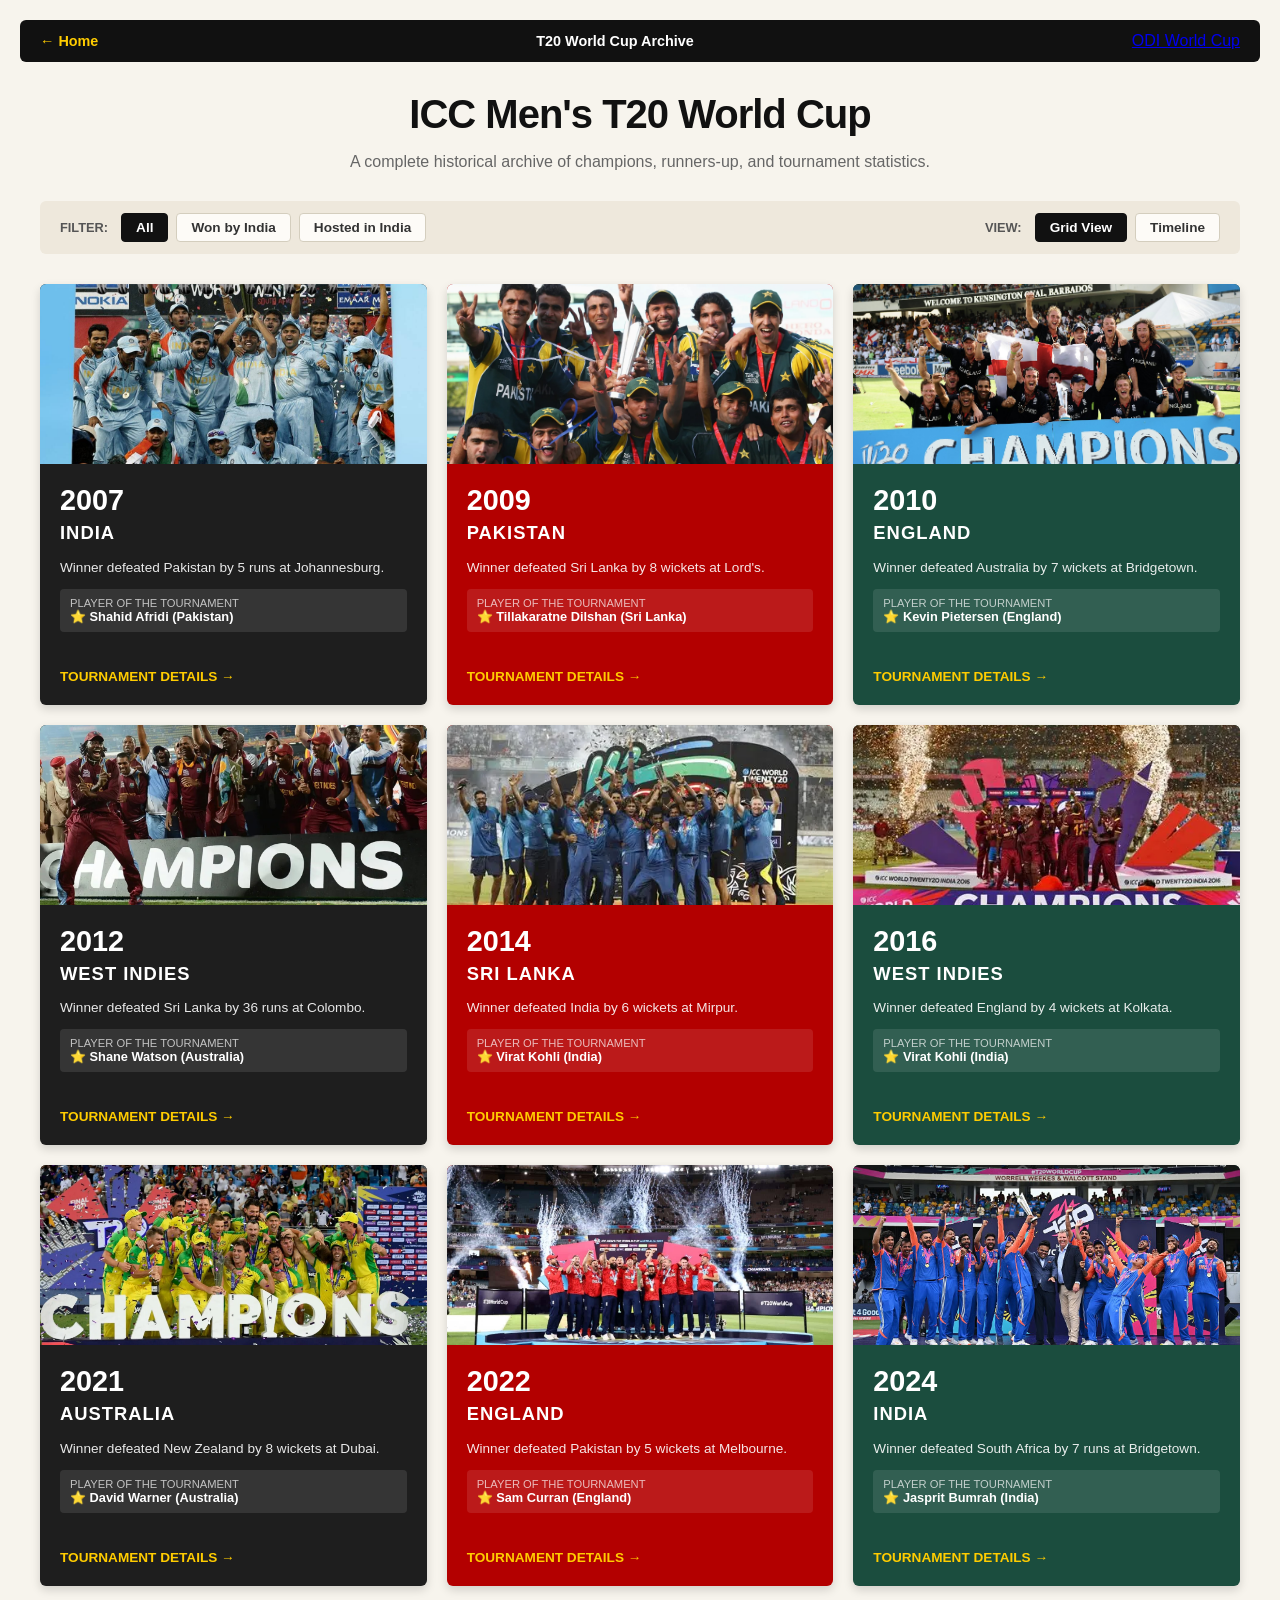
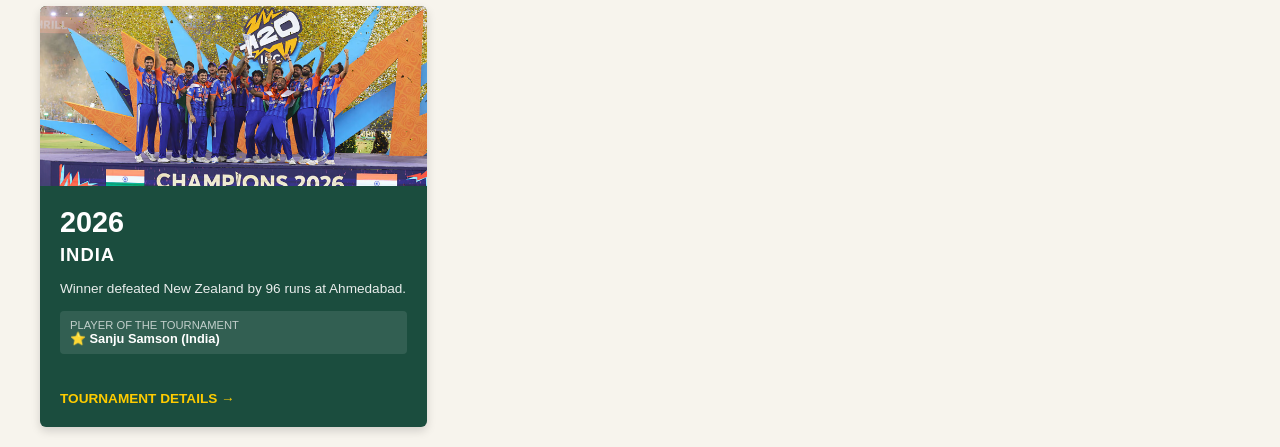
<file: T20 WC.html>
<!DOCTYPE html>
<html lang="en">
<head>
  <meta charset="UTF-8">
  <meta name="viewport" content="width=device-width, initial-scale=1.0">
  <title>ICC Men's T20 World Cup Finals History</title>
   
  <style>
    body {
      font-family: -apple-system, BlinkMacSystemFont, "Segoe UI", Roboto, Helvetica, Arial, sans-serif;
      background-color: #f7f4ed;
      color: #111;
      margin: 0;
      padding: 20px;
    }
    header {
      text-align: center;
      margin-bottom: 30px;
    }
    header h1 {
      font-size: 2.5rem;
      margin-bottom: 5px;
      font-weight: 900;
      letter-spacing: -1px;
    }
    header p {
      color: #666;
      font-size: 1rem;
    }
    .container {
      max-width: 1200px;
      margin: 0 auto;
    }

    /* Controls Bar (Filters & View Toggle) */
    .controls-bar {
      display: flex;
      justify-content: space-between;
      align-items: center;
      flex-wrap: wrap;
      gap: 15px;
      margin-bottom: 30px;
      background: #eee8dc;
      padding: 12px 20px;
      border-radius: 6px;
    }
    .filter-group, .view-group {
      display: flex;
      gap: 8px;
      align-items: center;
      flex-wrap: wrap;
    }
    .control-btn {
      background: #fdfbf7;
      border: 1px solid #d4cebe;
      color: #333;
      padding: 6px 14px;
      border-radius: 4px;
      font-size: 0.85rem;
      font-weight: 600;
      cursor: pointer;
      transition: all 0.2s;
    }
    .control-btn:hover {
      background: #e2dbcc;
    }
    .control-btn.active {
      background: #111;
      color: #fff;
      border-color: #111;
    }

    /* Timeline View Styles */
    .timeline-container {
      position: relative;
      padding-left: 30px;
      border-left: 3px solid #d4cebe;
      margin: 20px 0;
    }
    .timeline-item {
      position: relative;
      margin-bottom: 30px;
    }
    .timeline-dot {
      position: absolute;
      left: -37.5px;
      top: 0;
      width: 12px;
      height: 12px;
      border-radius: 50%;
      background: #111;
      border: 3px solid #f7f4ed;
    }

    /* Modal Styles */
    #tournament-modal {
      display: none;
      position: fixed;
      top: 0;
      left: 0;
      width: 100%;
      height: 100%;
      background: rgba(0,0,0,0.6);
      z-index: 1000;
      justify-content: center;
      align-items: center;
      padding: 20px;
      box-sizing: border-box;
    }
    .modal-box {
      background: #fdfbf7;
      width: 100%;
      max-width: 700px;
      border-radius: 8px;
      overflow: hidden;
      box-shadow: 0 10px 30px rgba(0,0,0,0.3);
      position: relative;
      max-height: 90vh;
      overflow-y: auto;
      padding: 30px;
    }
    .close-btn {
      position: absolute;
      top: 20px;
      right: 20px;
      background: #111;
      color: #fff;
      border: none;
      width: 35px;
      height: 35px;
      border-radius: 50%;
      font-size: 1.1rem;
      cursor: pointer;
      font-weight: bold;
    }
  </style>
</head>
<body>

  <!-- Navigation Bar -->
  <nav style="background: #111; padding: 12px 20px; display: flex; justify-content: space-between; align-items: center; margin-bottom: 30px; border-radius: 6px;">
    <a href="index.html" style="color: #ffcc00; text-decoration: none; font-weight: bold; font-size: 0.9rem;">&larr; Home</a>
    <div style="color: #fff; font-size: 0.9rem; font-weight: bold;">T20 World Cup Archive</div>
   <a class="active" href="world-cup.html">ODI World Cup </a>
  </nav>

  <header>
    <h1>ICC Men's T20 World Cup</h1>
    <p>A complete historical archive of champions, runners-up, and tournament statistics.</p>
  </header>

  <div class="container">
    <!-- Controls Bar -->
    <div class="controls-bar">
      <div class="filter-group">
        <span style="font-size: 0.8rem; font-weight: bold; text-transform: uppercase; color: #555; margin-right: 5px;">Filter:</span>
        <button class="control-btn active" onclick="setFilter('all', this)">All</button>
        <button class="control-btn" onclick="setFilter('india-win', this)">Won by India</button>
        <button class="control-btn" onclick="setFilter('india-host', this)">Hosted in India</button>
      </div>
      <div class="view-group">
        <span style="font-size: 0.8rem; font-weight: bold; text-transform: uppercase; color: #555; margin-right: 5px;">View:</span>
        <button class="control-btn active" id="grid-view-btn" onclick="setView('grid', this)">Grid View</button>
        <button class="control-btn" id="timeline-view-btn" onclick="setView('timeline', this)">Timeline</button>
      </div>
    </div>

    <!-- Dynamic Content Area -->
    <div id="t20-finals-container"></div>
  </div>

  <!-- Detail Modal -->
  <div id="tournament-modal" onclick="if(event.target === this) closeModal();">
    <div class="modal-box">
      <button class="close-btn" onclick="closeModal()">&times;</button>
      <div id="modal-content"></div>
    </div>
  </div>

  <script>
    const t20Finals = [
      {
        year: 2007, winner: "INDIA", runnerUp: "Pakistan", margin: "5 runs", venue: "Johannesburg", bg: "#1e1e1e", img: "assets/2007.jpg",
        dates: "11-24 September 2007 • Hosted by South Africa.", semiFinals: "Australia, Pakistan & India, New Zealand", hostCountry: "South Africa",
        mostRuns: "Matthew Hayden (Australia) - 265 runs", mostWickets: "Umar Gul (Pakistan) - 13 wickets", playerOfTournament: "Shahid Afridi (Pakistan)",
        venuesList: ["New Wanderers Stadium, Johannesburg", "Kingsmead, Durban", "Newlands, Cape Town"]
      },
      {
        year: 2009, winner: "PAKISTAN", runnerUp: "Sri Lanka", margin: "8 wickets", venue: "Lord's", bg: "#b30000", img: "assets/2009.webp",
        dates: "5-21 June 2009 • Hosted by England.", semiFinals: "Pakistan, South Africa, Sri Lanka, West Indies", hostCountry: "England",
        mostRuns: "Tillakaratne Dilshan (Sri Lanka) - 317 runs", mostWickets: "Umar Gul (Pakistan) - 13 wickets", playerOfTournament: "Tillakaratne Dilshan (Sri Lanka)",
        venuesList: ["Lord's, London", "Trent Bridge, Nottingham", "The Oval, London"]
      },
      {
        year: 2010, winner: "ENGLAND", runnerUp: "Australia", margin: "7 wickets", venue: "Bridgetown", bg: "#1b4d3e", img: "assets/2010.jpg",
        dates: "30 April - 16 May 2010 • Hosted by West Indies.", semiFinals: "Australia, England, Pakistan, Sri Lanka", hostCountry: "West Indies",
        mostRuns: "Mahela Jayawardene (Sri Lanka) - 302 runs", mostWickets: "Dirk Nannes (Australia) - 14 wickets", playerOfTournament: "Kevin Pietersen (England)",
        venuesList: ["Kensington Oval, Barbados", "Beausejour Stadium, St. Lucia", "Providence Stadium, Guyana"]
      },
      {
        year: 2012, winner: "WEST INDIES", runnerUp: "Sri Lanka", margin: "36 runs", venue: "Colombo", bg: "#1e1e1e", img: "assets/2012.avif",
        dates: "18 September - 7 October 2012 • Hosted by Sri Lanka.", semiFinals: "Australia, Pakistan, Sri Lanka, West Indies", hostCountry: "Sri Lanka",
        mostRuns: "Shane Watson (Australia) - 249 runs", mostWickets: "Ajantha Mendis (Sri Lanka) - 15 wickets", playerOfTournament: "Shane Watson (Australia)",
        venuesList: ["R. Premadasa Stadium, Colombo", "Pallekele International Cricket Stadium, Kandy", "Hambantota"]
      },
      {
        year: 2014, winner: "SRI LANKA", runnerUp: "India", margin: "6 wickets", venue: "Mirpur", bg: "#b30000", img: "assets/2014.webp",
        dates: "16 March - 6 April 2014 • Hosted by Bangladesh.", semiFinals: "India, South Africa, Sri Lanka, West Indies", hostCountry: "Bangladesh",
        mostRuns: "Virat Kohli (India) - 319 runs", mostWickets: "Imran Tahir (South Africa) & Ahsan Malik (Netherlands) - 12 wickets", playerOfTournament: "Virat Kohli (India)",
        venuesList: ["Sher-e-Bangla National Cricket Stadium, Mirpur", "Zohur Ahmed Chowdhury Stadium, Chittagong", "Sylhet"]
      },
      {
        year: 2016, winner: "WEST INDIES", runnerUp: "England", margin: "4 wickets", venue: "Kolkata", bg: "#1b4d3e", img: "assets/2016.webp",
        dates: "8 March - 3 April 2016 • Hosted by India.", semiFinals: "England, India, New Zealand, West Indies", hostCountry: "India",
        mostRuns: "Tamim Iqbal (Bangladesh) - 295 runs", mostWickets: "Mohammad Nabi (Afghanistan) - 12 wickets", playerOfTournament: "Virat Kohli (India)",
        venuesList: ["Eden Gardens, Kolkata", "Wankhede Stadium, Mumbai", "Feroz Shah Kotla, Delhi", "M. Chinnaswamy Stadium, Bengaluru"]
      },
      {
        year: 2021, winner: "AUSTRALIA", runnerUp: "New Zealand", margin: "8 wickets", venue: "Dubai", bg: "#1e1e1e", img: "assets/2021.webp",
        dates: "17 October - 14 November 2021 • Hosted by Oman & UAE.", semiFinals: "Australia, England, New Zealand, Pakistan", hostCountry: "Oman & UAE",
        mostRuns: "Babar Azam (Pakistan) - 303 runs", mostWickets: "Wanindu Hasaranga (Sri Lanka) - 16 wickets", playerOfTournament: "David Warner (Australia)",
        venuesList: ["Dubai International Stadium", "Sheikh Zayed Cricket Stadium, Abu Dhabi", "Sharjah Cricket Stadium", "Al Amerat Cricket Stadium, Oman"]
      },
      {
        year: 2022, winner: "ENGLAND", runnerUp: "Pakistan", margin: "5 wickets", venue: "Melbourne", bg: "#b30000", img: "assets/2022.jpg",
        dates: "16 October - 13 November 2022 • Hosted by Australia.", semiFinals: "England, India, New Zealand, Pakistan", hostCountry: "Australia",
        mostRuns: "Virat Kohli (India) - 296 runs", mostWickets: "Wanindu Hasaranga (Sri Lanka) - 15 wickets", playerOfTournament: "Sam Curran (England)",
        venuesList: ["Melbourne Cricket Ground (MCG)", "Sydney Cricket Ground (SCG)", "Adelaide Oval", "Perth Stadium"]
      },
      {
        year: 2024, winner: "INDIA", runnerUp: "South Africa", margin: "7 runs", venue: "Bridgetown", bg: "#1b4d3e", img: "assets/2024.avif",
        dates: "1-29 June 2024 • Hosted by USA & West Indies.", semiFinals: "Afghanistan, England, India, South Africa", hostCountry: "USA & West Indies",
        mostRuns: "Rahmanullah Gurbaz (Afghanistan) - 281 runs", mostWickets: "Fazalhaq Farooqi & Arshdeep Singh - 17 wickets", playerOfTournament: "Jasprit Bumrah (India)",
        venuesList: ["Kensington Oval, Barbados", "Brian Lara Stadium, Trinidad", "Nassau County, New York", "Grand Prairie Stadium, Texas"]
      },
      {
        year: 2026, winner: "INDIA", runnerUp: "New Zealand", margin: "96 runs", venue: "Ahmedabad", bg: "#1b4d3e", img: "assets/2026.avif",
        dates: "February - March 2026 • Hosted by India & Sri Lanka.", semiFinals: "India, New Zealand, Australia, England", hostCountry: "India & Sri Lanka",
        mostRuns: "Sanju Samson (India) - 321 runs", mostWickets: "Jasprit Bumrah (India) - 19 wickets", playerOfTournament: "Sanju Samson (India)",
        venuesList: ["Narendra Modi Stadium, Ahmedabad", "Wankhede Stadium, Mumbai", "R. Premadasa Stadium, Colombo"]
      }
    ];

    let currentFilter = 'all';
    let currentView = 'grid';

    function setFilter(filterType, btn) {
      currentFilter = filterType;
      document.querySelectorAll('.filter-group .control-btn').forEach(b => b.classList.remove('active'));
      btn.classList.add('active');
      renderContent();
    }

    function setView(viewType, btn) {
      currentView = viewType;
      document.querySelectorAll('.view-group .control-btn').forEach(b => b.classList.remove('active'));
      btn.classList.add('active');
      renderContent();
    }

    function renderContent() {
      const container = document.getElementById('t20-finals-container');
      if (!container) return;

      // Apply filtering
      let filteredData = t20Finals.filter(match => {
        if (currentFilter === 'india-win') return match.winner === 'INDIA';
        if (currentFilter === 'india-host') return match.hostCountry.includes('India');
        return true;
      });

      if (filteredData.length === 0) {
        container.innerHTML = `<div style="text-align: center; padding: 40px; color: #666;">No tournaments match this filter.</div>`;
        return;
      }

      if (currentView === 'grid') {
        let html = '<div style="display: grid; grid-template-columns: repeat(auto-fit, minmax(300px, 1fr)); gap: 20px;">';
        filteredData.forEach((match) => {
          // Find original index for modal reference
          const originalIndex = t20Finals.findIndex(m => m.year === match.year);
          html += `
            <div style="background: ${match.bg}; color: #fff; border-radius: 6px; overflow: hidden; box-shadow: 0 4px 10px rgba(0,0,0,0.15); display: flex; flex-direction: column; justify-content: space-between;">
              <div>
                <div style="width: 100%; height: 180px; overflow: hidden; background: #000;">
                  <img src="${match.img}" alt="${match.year} Winner" style="width: 100%; height: 100%; object-fit: cover;">
                </div>
                <div style="padding: 20px;">
                  <div style="font-size: 1.8rem; font-weight: bold; margin-bottom: 5px;">${match.year}</div>
                  <div style="font-size: 1.15rem; font-weight: 800; letter-spacing: 1px; margin-bottom: 12px;">${match.winner}</div>
                  <p style="font-size: 0.85rem; line-height: 1.4; opacity: 0.9; margin-bottom: 12px;">
                    Winner defeated ${match.runnerUp} by ${match.margin} at ${match.venue}.
                  </p>
                  <div style="background: rgba(255,255,255,0.1); padding: 8px 10px; border-radius: 4px; margin-bottom: 15px; font-size: 0.8rem;">
                    <span style="opacity: 0.7; display: block; font-size: 0.7rem; text-transform: uppercase;">Player of the Tournament</span>
                    <strong>⭐ ${match.playerOfTournament}</strong>
                  </div>
                </div>
              </div>
              <div style="padding: 0 20px 20px 20px;">
                <a href="#" onclick="openModal(${originalIndex}); return false;" style="color: #ffcc00; text-decoration: none; font-size: 0.85rem; font-weight: bold; display: inline-block;">TOURNAMENT DETAILS &rarr;</a>
              </div>
            </div>
          `;
        });
        html += '</div>';
        container.innerHTML = html;
      } else {
        // Timeline View
        let html = '<div class="timeline-container">';
        filteredData.forEach((match) => {
          const originalIndex = t20Finals.findIndex(m => m.year === match.year);
          html += `
            <div class="timeline-item">
              <div class="timeline-dot"></div>
              <div style="background: #fdfbf7; border: 1px solid #d4cebe; padding: 20px; border-radius: 6px; box-shadow: 0 2px 5px rgba(0,0,0,0.05); display: flex; justify-content: space-between; align-items: center; flex-wrap: wrap; gap: 15px;">
                <div>
                  <div style="font-size: 1.4rem; font-weight: 900; color: #111; margin-bottom: 3px;">${match.year} — ${match.winner}</div>
                  <div style="font-size: 0.9rem; color: #555; margin-bottom: 5px;">Defeated ${match.runnerUp} by ${match.margin} (${match.venue})</div>
                  <div style="font-size: 0.75rem; color: #777;">Hosted by: ${match.hostCountry}</div>
                </div>
                <div>
                  <a href="#" onclick="openModal(${originalIndex}); return false;" style="background: #111; color: #ffcc00; text-decoration: none; padding: 8px 14px; border-radius: 4px; font-size: 0.8rem; font-weight: bold; display: inline-block;">View Details</a>
                </div>
              </div>
            </div>
          `;
        });
        html += '</div>';
        container.innerHTML = html;
      }
    }

    function openModal(index) {
      const data = t20Finals[index];
      const modalContent = document.getElementById('modal-content');
      modalContent.innerHTML = `
        <div style="font-size: 0.85rem; text-transform: uppercase; letter-spacing: 1px; color: #666; margin-bottom: 5px;">Tournament Profile</div>
        <h2 style="font-size: 2.2rem; font-weight: 900; margin-top: 0; margin-bottom: 5px;">${data.year} T20 WORLD CUP</h2>
        <p style="color: #555; margin-bottom: 25px; font-size: 0.95rem;">${data.dates}</p>
        
        <div style="display: grid; grid-template-columns: 1fr 1fr; gap: 20px; margin-bottom: 25px;">
          <div style="background: #fff; padding: 20px; border: 1px solid #e0dbcc; border-radius: 6px; color: #111;">
            <h3 style="font-size: 1rem; border-bottom: 2px solid #111; padding-bottom: 8px; margin-top: 0;">FINAL STANDINGS</h3>
            <p style="display: flex; justify-content: space-between; margin: 10px 0; border-bottom: 1px solid #eee; padding-bottom: 5px;"><span>Champions</span> <strong>${data.winner}</strong></p>
            <p style="display: flex; justify-content: space-between; margin: 10px 0; border-bottom: 1px solid #eee; padding-bottom: 5px;"><span>Runners-up</span> <strong>${data.runnerUp}</strong></p>
            <p style="display: flex; justify-content: space-between; margin: 10px 0; border-bottom: 1px solid #eee; padding-bottom: 5px;"><span>Semi-finalists</span> <strong>${data.semiFinals}</strong></p>
            <p style="display: flex; justify-content: space-between; margin: 10px 0;"><span>Host country</span> <strong>${data.hostCountry}</strong></p>
          </div>
          
          <div style="background: #fff; padding: 20px; border: 1px solid #e0dbcc; border-radius: 6px; color: #111;">
            <h3 style="font-size: 1rem; border-bottom: 2px solid #111; padding-bottom: 8px; margin-top: 0;">INDIVIDUAL LEADERS</h3>
            <div style="background: #f4efe6; padding: 10px; margin-bottom: 10px; border-radius: 4px;">
              <div style="font-size: 0.75rem; color: #777; font-weight: bold;">MOST RUNS</div>
              <div style="font-weight: bold; font-size: 0.9rem;">${data.mostRuns}</div>
            </div>
            <div style="background: #f4efe6; padding: 10px; margin-bottom: 10px; border-radius: 4px;">
              <div style="font-size: 0.75rem; color: #777; font-weight: bold;">MOST WICKETS</div>
              <div style="font-weight: bold; font-size: 0.9rem;">${data.mostWickets}</div>
            </div>
            <div style="background: #f4efe6; padding: 10px; border-radius: 4px;">
              <div style="font-size: 0.75rem; color: #777; font-weight: bold;">PLAYER OF TOURNAMENT</div>
              <div style="font-weight: bold; font-size: 0.9rem;">${data.playerOfTournament}</div>
            </div>
          </div>
        </div>

        <div style="background: #fff; padding: 20px; border: 1px solid #e0dbcc; border-radius: 6px; color: #111;">
          <h3 style="font-size: 1rem; border-bottom: 2px solid #111; padding-bottom: 8px; margin-top: 0;">HOST VENUES</h3>
          <div style="display: flex; flex-wrap: wrap; gap: 8px; margin-top: 10px;">
            ${data.venuesList.map(v => `<span style="background: #f4efe6; padding: 6px 12px; font-size: 0.85rem; border-radius: 4px; border: 1px solid #e2dad0;">${v}</span>`).join('')}
          </div>
        </div>
      `;
      document.getElementById('tournament-modal').style.display = 'flex';
    }

    function closeModal() {
      document.getElementById('tournament-modal').style.display = 'none';
    }

    // Initial render call on page load
    renderContent();
  </script>
</body>
</html>
</file>
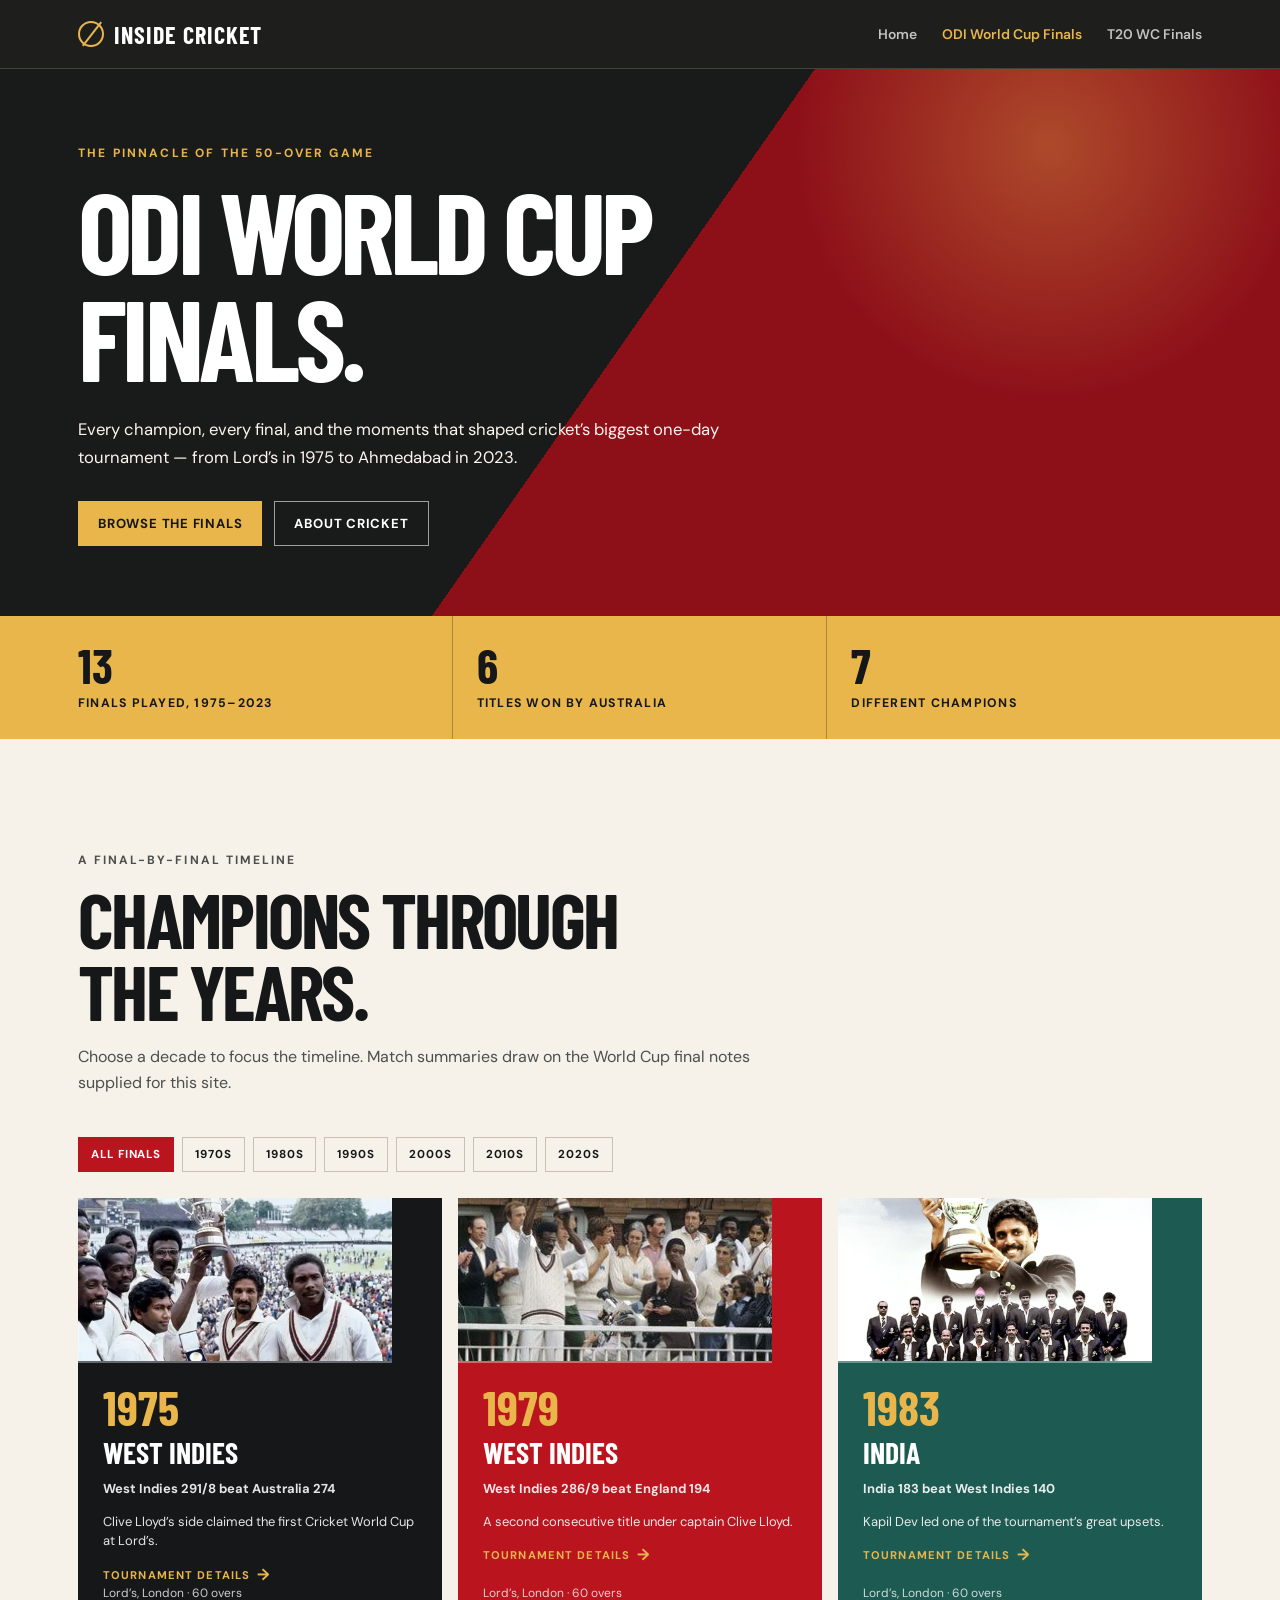
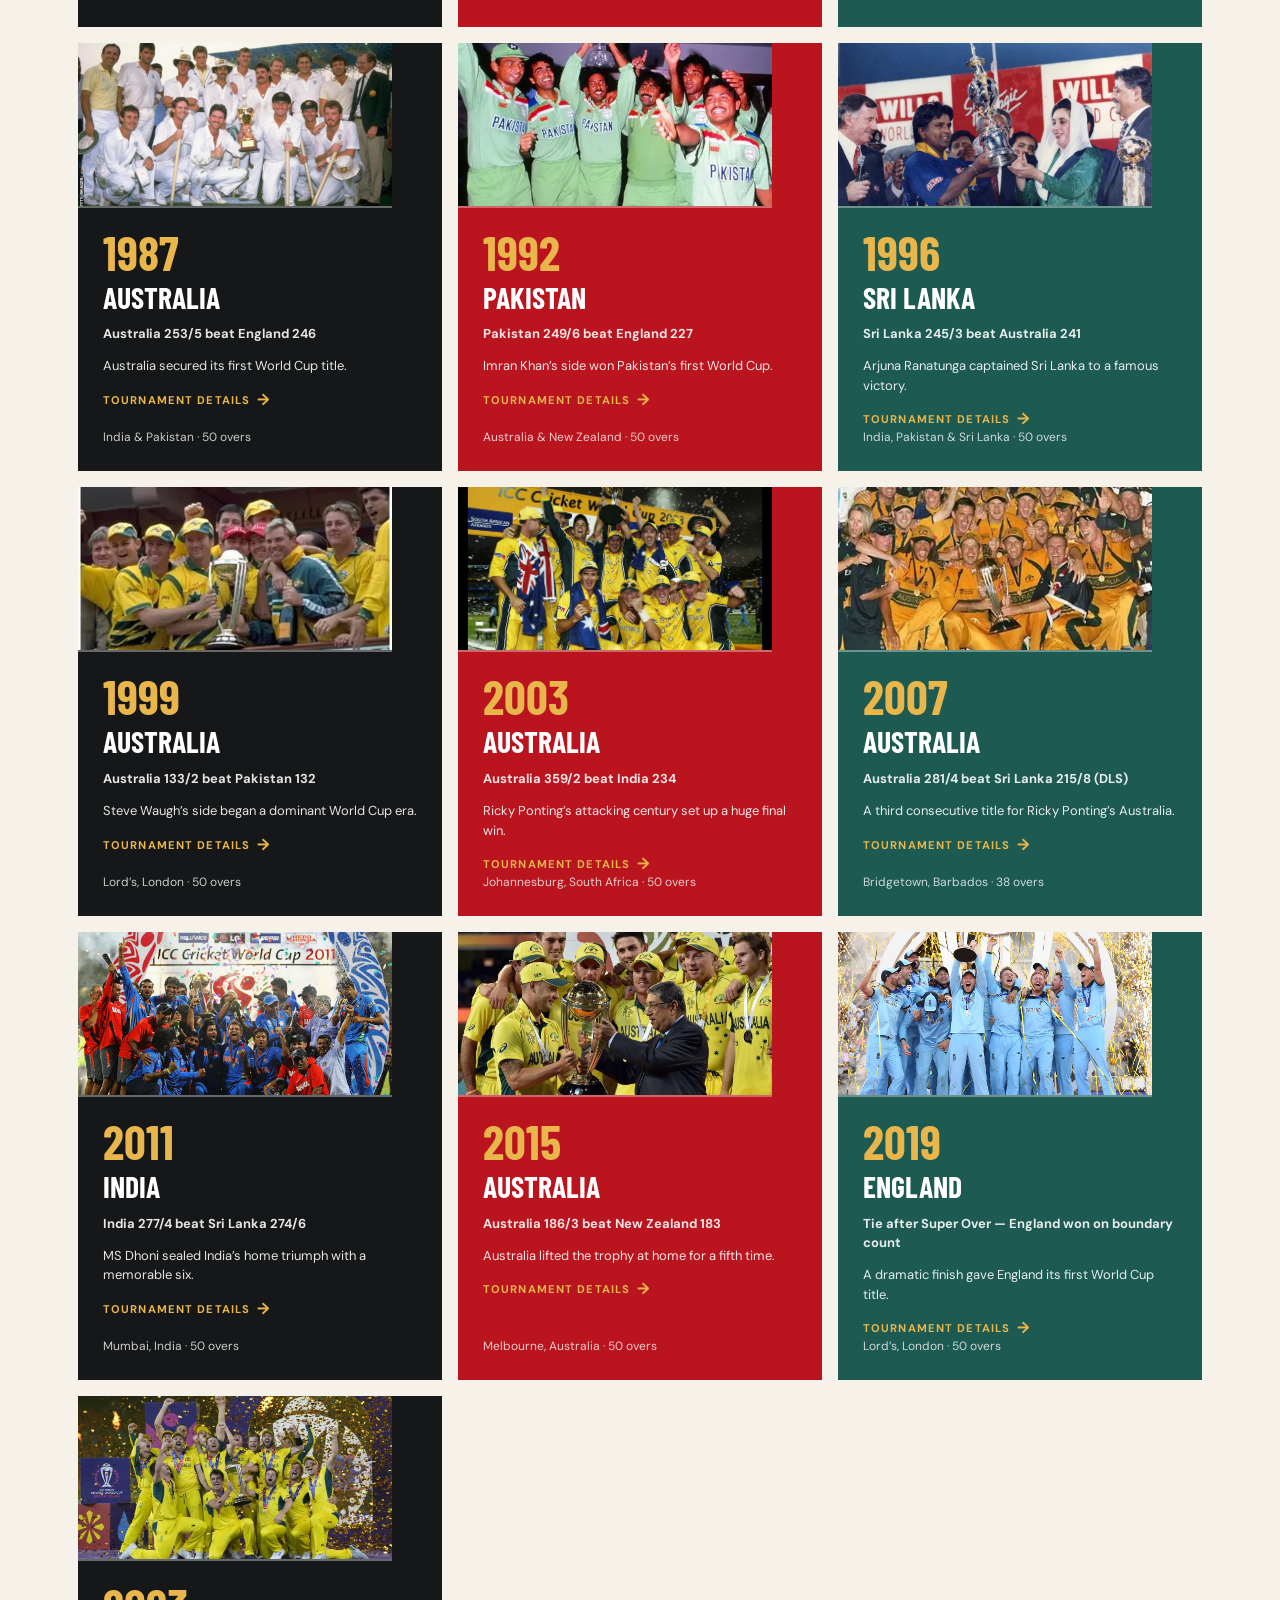
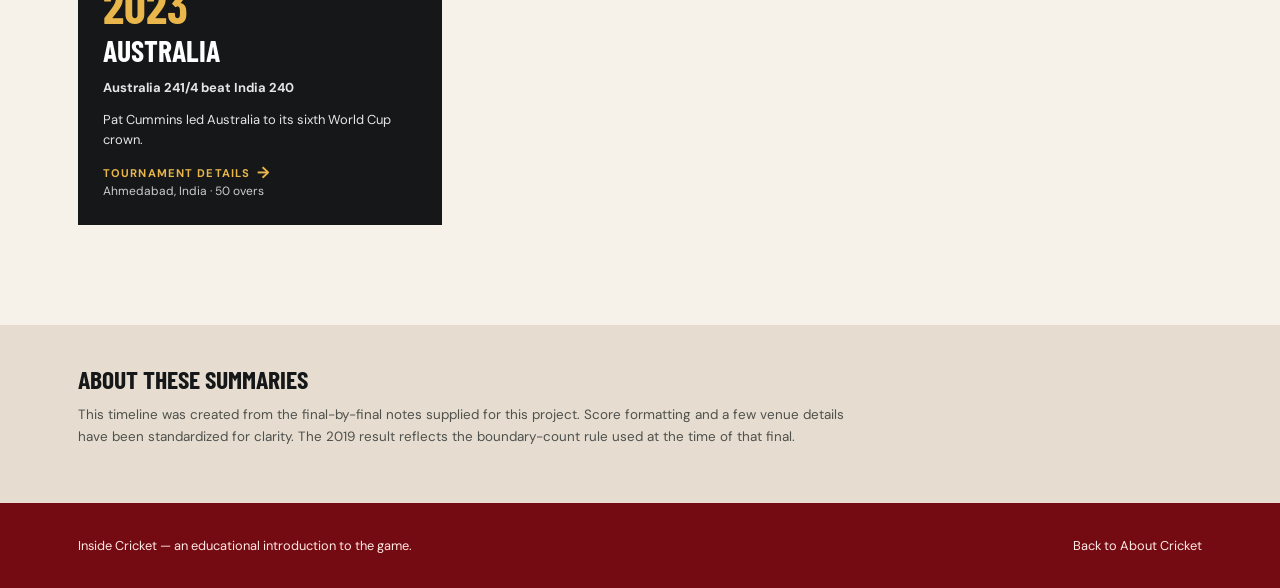
<file: world-cup.html>
<!doctype html>
<html lang="en">
  <head>
    <meta charset="utf-8">
    <meta name="viewport" content="width=device-width, initial-scale=1">
    <meta name="description" content="A timeline of Cricket World Cup final results from 1975 to 2023.">
    <title>Inside Cricket | ODI World Cup Finals</title>
    <link rel="stylesheet" href="styles.css">
  </head>
  <body>
    <header class="site-header">
      <nav class="nav" aria-label="Main navigation">
        <a class="brand" href="index.html"><span class="brand-mark" aria-hidden="true"></span>Inside Cricket</a>
        <div class="nav-links">
                    <a href="index.html" class="text-gray-300 hover:text-emerald-400 transition text-sm font-semibold">Home</a>
          <a class="active" href="world-cup.html">ODI World Cup Finals</a>
          <a href="T20%20WC.html">T20 WC Finals</a>
        </div>
      </nav>
    </header>

    <main>
      <section class="cup-hero" aria-labelledby="page-title">
        <div class="hero-grid"><div class="hero-copy">
          <p class="eyebrow">The pinnacle of the 50-over game</p>
          <h1 id="page-title">ODI World Cup finals.</h1>
          <p>Every champion, every final, and the moments that shaped cricket’s biggest one-day tournament — from Lord’s in 1975 to Ahmedabad in 2023.</p>
          <div class="button-row"><a class="button primary" href="#finals">Browse the finals</a><a class="button secondary" href="index.html">About cricket</a></div>
        </div></div>
      </section>

      <section class="cup-stats" aria-label="World Cup highlights"><div class="cup-stats-inner">
        <div class="stat"><strong>13</strong><span>finals played, 1975–2023</span></div>
        <div class="stat"><strong>6</strong><span>titles won by Australia</span></div>
        <div class="stat"><strong>7</strong><span>different champions</span></div>
      </div></section>

      <section class="finals" id="finals">
        <div class="finals-header"><p class="section-label">A final-by-final timeline</p><h2>Champions through<br>the years.</h2><p>Choose a decade to focus the timeline. Match summaries draw on the World Cup final notes supplied for this site.</p></div>
        <div class="filters" aria-label="Filter finals by decade">
          <button class="filter active" data-decade="all">All finals</button>
          <button class="filter" data-decade="1970">1970s</button>
          <button class="filter" data-decade="1980">1980s</button>
          <button class="filter" data-decade="1990">1990s</button>
          <button class="filter" data-decade="2000">2000s</button>
          <button class="filter" data-decade="2010">2010s</button>
          <button class="filter" data-decade="2020">2020s</button>
        </div>
        <div class="final-grid">
          <article class="final-card" data-decade="1970"><div><span class="final-year">1975</span><h3>West Indies</h3><p class="final-score">West Indies 291/8 beat Australia 274</p><p>Clive Lloyd’s side claimed the first Cricket World Cup at Lord’s.</p></div><span class="final-meta">Lord’s, London · 60 overs</span></article>
          <article class="final-card" data-decade="1970"><div><span class="final-year">1979</span><h3>West Indies</h3><p class="final-score">West Indies 286/9 beat England 194</p><p>A second consecutive title under captain Clive Lloyd.</p></div><span class="final-meta">Lord’s, London · 60 overs</span></article>
          <article class="final-card" data-decade="1980"><div><span class="final-year">1983</span><h3>India</h3><p class="final-score">India 183 beat West Indies 140</p><p>Kapil Dev led one of the tournament’s great upsets.</p></div><span class="final-meta">Lord’s, London · 60 overs</span></article>
          <article class="final-card" data-decade="1980"><div><span class="final-year">1987</span><h3>Australia</h3><p class="final-score">Australia 253/5 beat England 246</p><p>Australia secured its first World Cup title.</p></div><span class="final-meta">India &amp; Pakistan · 50 overs</span></article>
          <article class="final-card" data-decade="1990"><div><span class="final-year">1992</span><h3>Pakistan</h3><p class="final-score">Pakistan 249/6 beat England 227</p><p>Imran Khan’s side won Pakistan’s first World Cup.</p></div><span class="final-meta">Australia &amp; New Zealand · 50 overs</span></article>
          <article class="final-card" data-decade="1990"><div><span class="final-year">1996</span><h3>Sri Lanka</h3><p class="final-score">Sri Lanka 245/3 beat Australia 241</p><p>Arjuna Ranatunga captained Sri Lanka to a famous victory.</p></div><span class="final-meta">India, Pakistan &amp; Sri Lanka · 50 overs</span></article>
          <article class="final-card" data-decade="1990"><div><span class="final-year">1999</span><h3>Australia</h3><p class="final-score">Australia 133/2 beat Pakistan 132</p><p>Steve Waugh’s side began a dominant World Cup era.</p></div><span class="final-meta">Lord’s, London · 50 overs</span></article>
          <article class="final-card" data-decade="2000"><div><span class="final-year">2003</span><h3>Australia</h3><p class="final-score">Australia 359/2 beat India 234</p><p>Ricky Ponting’s attacking century set up a huge final win.</p></div><span class="final-meta">Johannesburg, South Africa · 50 overs</span></article>
          <article class="final-card" data-decade="2000"><div><span class="final-year">2007</span><h3>Australia</h3><p class="final-score">Australia 281/4 beat Sri Lanka 215/8 (DLS)</p><p>A third consecutive title for Ricky Ponting’s Australia.</p></div><span class="final-meta">Bridgetown, Barbados · 38 overs</span></article>
          <article class="final-card" data-decade="2010"><div><span class="final-year">2011</span><h3>India</h3><p class="final-score">India 277/4 beat Sri Lanka 274/6</p><p>MS Dhoni sealed India’s home triumph with a memorable six.</p></div><span class="final-meta">Mumbai, India · 50 overs</span></article>
          <article class="final-card" data-decade="2010"><div><span class="final-year">2015</span><h3>Australia</h3><p class="final-score">Australia 186/3 beat New Zealand 183</p><p>Australia lifted the trophy at home for a fifth time.</p></div><span class="final-meta">Melbourne, Australia · 50 overs</span></article>
          <article class="final-card" data-decade="2010"><div><span class="final-year">2019</span><h3>England</h3><p class="final-score">Tie after Super Over — England won on boundary count</p><p>A dramatic finish gave England its first World Cup title.</p></div><span class="final-meta">Lord’s, London · 50 overs</span></article>
          <article class="final-card" data-decade="2020"><div><span class="final-year">2023</span><h3>Australia</h3><p class="final-score">Australia 241/4 beat India 240</p><p>Pat Cummins led Australia to its sixth World Cup crown.</p></div><span class="final-meta">Ahmedabad, India · 50 overs</span></article>
        </div>
      </section>
      <section class="sources"><div class="sources-inner"><h3>About these summaries</h3><p>This timeline was created from the final-by-final notes supplied for this project. Score formatting and a few venue details have been standardized for clarity. The 2019 result reflects the boundary-count rule used at the time of that final.</p></div></section>
    </main>
    <footer class="footer"><div class="footer-inner"><span>Inside Cricket — an educational introduction to the game.</span><span><a href="index.html">Back to About Cricket</a></span></div></footer>
    <script src="script.js"></script>
  </body>
</html>
</file>
<file: styles.css>
@import url('https://fonts.googleapis.com/css2?family=Barlow+Condensed:wght@500;600;700&family=DM+Sans:opsz,wght@9..40,400;9..40,500;9..40,600;9..40,700&display=swap');

:root {
  --ink: #151718;
  --paper: #f6f1e9;
  --white: #fffdf9;
  --red: #ba141e;
  --red-deep: #750b12;
  --gold: #e9b64c;
  --mist: #e8e0d4;
  --green: #1d5a51;
}

* { box-sizing: border-box; }
html { scroll-behavior: smooth; }
body { margin: 0; color: var(--ink); background: var(--paper); font-family: 'DM Sans', Arial, sans-serif; }
a { color: inherit; text-decoration: none; }
img { display: block; max-width: 100%; }

.site-header { position: sticky; top: 0; z-index: 10; border-bottom: 1px solid rgba(255,255,255,.16); background: rgba(18, 19, 18, .95); color: white; backdrop-filter: blur(12px); }
.nav { max-width: 1180px; height: 68px; padding: 0 28px; margin: auto; display: flex; align-items: center; justify-content: space-between; gap: 24px; }
.brand { display: inline-flex; align-items: center; gap: 10px; letter-spacing: .04em; font-family: 'Barlow Condensed', sans-serif; font-weight: 700; font-size: 1.5rem; text-transform: uppercase; }
.brand-mark { width: 26px; height: 26px; border: 2px solid var(--gold); border-radius: 50%; position: relative; }
.brand-mark::after { content: ''; position: absolute; left: 11px; top: -4px; height: 30px; border-left: 2px solid var(--gold); transform: rotate(38deg); }
.nav-links { display: flex; align-items: center; gap: 25px; font-size: .87rem; font-weight: 600; }
.nav-links a { opacity: .73; transition: opacity .2s, color .2s; }
.nav-links a:hover, .nav-links a.active { color: var(--gold); opacity: 1; }

.hero { min-height: 560px; overflow: hidden; color: white; background: #920e18; position: relative; }
.hero-grid { width: min(1180px, 100%); min-height: 560px; margin: auto; display: grid; grid-template-columns: 1.05fr .95fr; align-items: stretch; }
.hero-copy { padding: 88px 28px 70px; position: relative; z-index: 1; display: flex; flex-direction: column; justify-content: center; }
.eyebrow { margin: 0 0 15px; color: var(--gold); font-size: .75rem; letter-spacing: .18em; font-weight: 700; text-transform: uppercase; }
h1, h2, h3 { font-family: 'Barlow Condensed', sans-serif; text-transform: uppercase; line-height: .93; margin: 0; }
h1 { max-width: 600px; font-size: clamp(4.3rem, 9vw, 7.8rem); letter-spacing: -.04em; }
.hero-copy > p:not(.eyebrow) { max-width: 500px; margin: 26px 0 30px; line-height: 1.65; font-size: 1.04rem; color: #fff5f0; }
.button-row { display: flex; flex-wrap: wrap; gap: 12px; }
.button { display: inline-flex; align-items: center; justify-content: center; min-height: 45px; padding: 0 19px; border: 1px solid transparent; font-size: .82rem; letter-spacing: .06em; font-weight: 700; text-transform: uppercase; transition: transform .2s, background .2s; }
.button:hover { transform: translateY(-2px); }
.button.primary { color: var(--ink); background: var(--gold); }
.button.secondary { color: white; border-color: rgba(255,255,255,.58); }
.hero-art { min-height: 500px; position: relative; overflow: hidden; }
.hero-art::after { content: ''; position: absolute; inset: 0; background: linear-gradient(90deg, #920e18 0%, transparent 26%); pointer-events: none; }
.hero-art img { width: 100%; height: 100%; min-height: 560px; object-fit: cover; object-position: 47% 64%; }

main { overflow: hidden; }
.section { max-width: 1180px; padding: 100px 28px; margin: auto; }
.intro { display: grid; grid-template-columns: .9fr 1.1fr; gap: 72px; align-items: start; }
.section-label { color: var(--red); font-size: .75rem; letter-spacing: .17em; font-weight: 700; text-transform: uppercase; }
h2 { font-size: clamp(3.1rem, 6vw, 5.2rem); letter-spacing: -.035em; }
.intro h2 { margin-top: 13px; }
.body-copy { font-size: 1.08rem; line-height: 1.8; color: #393b38; }
.body-copy p { margin: 0 0 18px; }
.rules { margin-top: 28px; display: grid; grid-template-columns: repeat(3, 1fr); border-top: 1px solid #cfc5b6; }
.rule { padding: 18px 13px 5px 0; border-right: 1px solid #cfc5b6; }
.rule + .rule { padding-left: 15px; }
.rule:last-child { border-right: 0; }
.rule strong { display: block; font-family: 'Barlow Condensed', sans-serif; font-size: 1.7rem; color: var(--red); }
.rule span { font-size: .78rem; line-height: 1.35; display: block; }

.history-band { background: var(--ink); color: white; }
.history-wrap { max-width: 1180px; padding: 100px 28px; margin: auto; display: grid; grid-template-columns: .85fr 1.15fr; gap: 70px; }
.history-band .section-label { color: var(--gold); }
.history-band h2 { margin-top: 13px; }
.history-lead { color: #d5d3cd; line-height: 1.7; font-size: 1.04rem; }
.milestones { border-top: 1px solid #5d605d; }
.milestone { padding: 25px 0; border-bottom: 1px solid #5d605d; display: grid; grid-template-columns: 115px 1fr; gap: 20px; }
.year { color: var(--gold); font-family: 'Barlow Condensed', sans-serif; font-size: 2rem; font-weight: 700; }
.milestone h3 { font-size: 1.55rem; }
.milestone p { margin: 7px 0 0; color: #cbcbc5; line-height: 1.55; }

.world { display: grid; grid-template-columns: 1fr 1fr; gap: 65px; align-items: center; }
.world h2 { margin: 13px 0 20px; }
.world p { color: #393b38; line-height: 1.7; }
.map-card { background: white; padding: 15px; box-shadow: 12px 12px 0 var(--mist); }
.map-card img { aspect-ratio: 16/10; object-fit: cover; object-position: center; }
.caption { margin: 12px 2px 1px; color: #676861; font-size: .74rem; line-height: 1.4; }
.source-link { text-decoration: underline; text-underline-offset: 3px; }
.footer { background: var(--red-deep); color: white; }
.footer-inner { max-width: 1180px; padding: 34px 28px; margin: auto; display: flex; justify-content: space-between; gap: 20px; color: #ffe9e5; font-size: .8rem; }

.cup-hero { color: white; background: radial-gradient(circle at 82% 14%, rgba(233,182,76,.35), transparent 22%), linear-gradient(125deg, #191b1a 0 49%, #8d1019 49%); }
.cup-hero .hero-grid { min-height: 430px; display: flex; align-items: center; }
.cup-hero .hero-copy { padding: 76px 28px 70px; }
.cup-hero h1 { max-width: 780px; font-size: clamp(4rem, 9vw, 7.4rem); }
.cup-hero .hero-copy > p:not(.eyebrow) { max-width: 650px; }
.cup-stats { background: var(--gold); color: var(--ink); }
.cup-stats-inner { max-width: 1180px; padding: 0 28px; margin: auto; display: grid; grid-template-columns: repeat(3, 1fr); }
.stat { padding: 28px 20px 28px 0; border-right: 1px solid rgba(21,23,24,.3); }
.stat + .stat { padding-left: 24px; }
.stat:last-child { border: 0; }
.stat strong { display: block; font-family: 'Barlow Condensed', sans-serif; font-size: 3rem; line-height: .9; }
.stat span { display: block; margin-top: 8px; font-size: .77rem; text-transform: uppercase; font-weight: 700; letter-spacing: .1em; }
.finals { max-width: 1180px; padding: 100px 28px; margin: auto; }
.finals-header { max-width: 720px; margin-bottom: 40px; }
.finals-header h2 { margin: 12px 0 18px; }
.finals-header p { color: #4d4f4d; line-height: 1.65; }
.filters { display: flex; flex-wrap: wrap; gap: 8px; margin-bottom: 26px; }
.filter { padding: 9px 12px; border: 1px solid #c9c0b3; background: transparent; color: var(--ink); font: 700 .72rem 'DM Sans', sans-serif; letter-spacing: .08em; text-transform: uppercase; cursor: pointer; }
.filter:hover, .filter.active { background: var(--red); color: white; border-color: var(--red); }
.final-grid { display: grid; grid-template-columns: repeat(3, 1fr); gap: 16px; }
.final-card { min-height: 265px; padding: 25px; color: white; background: var(--ink); display: flex; flex-direction: column; justify-content: space-between; box-shadow: 0 0 0 0 var(--gold); transition: transform .2s, box-shadow .2s; }
.final-card:hover { transform: translate(-4px, -4px); box-shadow: 5px 5px 0 var(--gold); }
.final-card:focus-visible { outline: 3px solid var(--gold); outline-offset: 4px; }
.final-card.hidden { display: none; }
.final-photo { width: calc(100% + 50px); height: 165px; margin: -25px -25px 20px; object-fit: cover; object-position: center; border-bottom: 2px solid rgba(255,255,255,.35); }
.detail-trigger { display: inline-flex; align-items: center; gap: 7px; margin-top: 17px; color: var(--gold); background: none; border: 0; padding: 0; font: 700 .7rem 'DM Sans', sans-serif; letter-spacing: .1em; text-transform: uppercase; cursor: pointer; }
.detail-trigger::after { content: '→'; font-size: 1rem; line-height: .5; }
.final-card:nth-child(3n+2) { background: var(--red); }
.final-card:nth-child(3n) { background: var(--green); }
.final-year { color: var(--gold); font: 700 3rem/1 'Barlow Condensed', sans-serif; }
.final-card h3 { margin: 8px 0 0; font-size: 1.85rem; }
.final-score { margin: 17px 0 5px; font-size: .9rem; line-height: 1.45; font-weight: 700; }
.final-meta { color: rgba(255,255,255,.78); font-size: .75rem; line-height: 1.5; }
.final-card p { color: rgba(255,255,255,.89); font-size: .81rem; line-height: 1.5; margin: 13px 0 0; }
.sources { background: #e6ddd0; }
.sources-inner { max-width: 1180px; margin: auto; padding: 42px 28px; }
.sources h3 { font-size: 1.6rem; }
.sources p { max-width: 780px; line-height: 1.6; font-size: .84rem; color: #4e504c; }
.modal-backdrop { position: fixed; inset: 0; z-index: 30; display: none; align-items: center; justify-content: center; padding: 22px; background: rgba(11,13,13,.72); backdrop-filter: blur(5px); }
.modal-backdrop.open { display: flex; }
.tournament-modal { width: min(1040px, 100%); max-height: min(820px, 94vh); overflow: auto; position: relative; background: var(--paper); box-shadow: 12px 12px 0 var(--gold); }
.modal-top { padding: 44px 46px 40px; color: white; background: var(--ink); display: grid; grid-template-columns: 1fr auto; gap: 20px; }
.modal-top h2 { font-size: clamp(3.7rem, 8vw, 6.2rem); }
.modal-top p { margin: 12px 0 0; max-width: 550px; color: #dad9d1; line-height: 1.55; }
.modal-close { width: 40px; height: 40px; color: var(--ink); background: var(--gold); border: 0; font-size: 1.5rem; cursor: pointer; }
.modal-body { padding: 34px 46px 44px; }
.detail-grid { display: grid; grid-template-columns: .92fr 1.08fr; gap: 18px; }
.detail-card { background: var(--white); border: 1px solid #ddd2c2; padding: 24px; }
.detail-card h3 { font-size: 1.65rem; margin-bottom: 16px; }
.standings { display: grid; gap: 11px; }
.standing { display: flex; justify-content: space-between; gap: 10px; padding-bottom: 10px; border-bottom: 1px solid #e1d8cb; font-size: .86rem; }
.standing span { color: #777970; }
.leader-grid { display: grid; grid-template-columns: 1fr 1fr; gap: 10px; }
.leader { padding: 15px; background: var(--mist); }
.leader span { display: block; color: var(--red); font-size: .67rem; font-weight: 700; letter-spacing: .1em; text-transform: uppercase; }
.leader strong { display: block; margin-top: 6px; font-family: 'Barlow Condensed', sans-serif; font-size: 1.45rem; line-height: 1; text-transform: uppercase; }
.leader small { display: block; margin-top: 5px; color: #555750; font-size: .72rem; }
.venues-card { grid-column: 1 / -1; }
.participants-card { grid-column: 1 / -1; }
.venue-list { display: flex; flex-wrap: wrap; gap: 8px; }
.venue { padding: 7px 9px; background: #e6ddd0; font-size: .72rem; line-height: 1.25; }
.participant-list { display: flex; flex-wrap: wrap; gap: 8px; }
.participant { padding: 7px 10px; color: white; background: var(--green); font-size: .73rem; line-height: 1.2; }
.modal-source { margin: 20px 0 0; color: #62645f; font-size: .74rem; line-height: 1.45; }

@media (max-width: 820px) {
  .nav { padding: 0 18px; }
  .nav-links { gap: 14px; font-size: .75rem; }
  .hero-grid, .intro, .history-wrap, .world { grid-template-columns: 1fr; gap: 38px; }
  .hero-copy { padding: 72px 22px 48px; }
  .hero-art { min-height: 330px; }
  .hero-art img { min-height: 360px; }
  .section, .finals { padding: 70px 22px; }
  .history-wrap { padding: 70px 22px; }
  .world { gap: 34px; }
  .final-grid { grid-template-columns: repeat(2, 1fr); }
  .modal-top, .modal-body { padding-left: 27px; padding-right: 27px; }
  .cup-stats-inner { padding: 0 22px; }
}
@media (max-width: 520px) {
  .brand { font-size: 1.27rem; }
  .nav-links a:first-child { display: none; }
  h1 { font-size: 4rem; }
  .hero-art { display: none; }
  .hero { min-height: 510px; }
  .rules { grid-template-columns: 1fr; }
  .rule, .rule + .rule { padding: 13px 0; border-right: 0; border-bottom: 1px solid #cfc5b6; }
  .milestone { grid-template-columns: 77px 1fr; gap: 11px; }
  .final-grid { grid-template-columns: 1fr; }
  .detail-grid { grid-template-columns: 1fr; }
  .venues-card { grid-column: auto; }
  .participants-card { grid-column: auto; }
  .modal-top { padding-top: 30px; padding-bottom: 29px; }
  .cup-stats-inner { grid-template-columns: 1fr; }
  .stat, .stat + .stat { padding: 17px 0; border-right: 0; border-bottom: 1px solid rgba(21,23,24,.3); }
  .footer-inner { flex-direction: column; }
}
</file>
